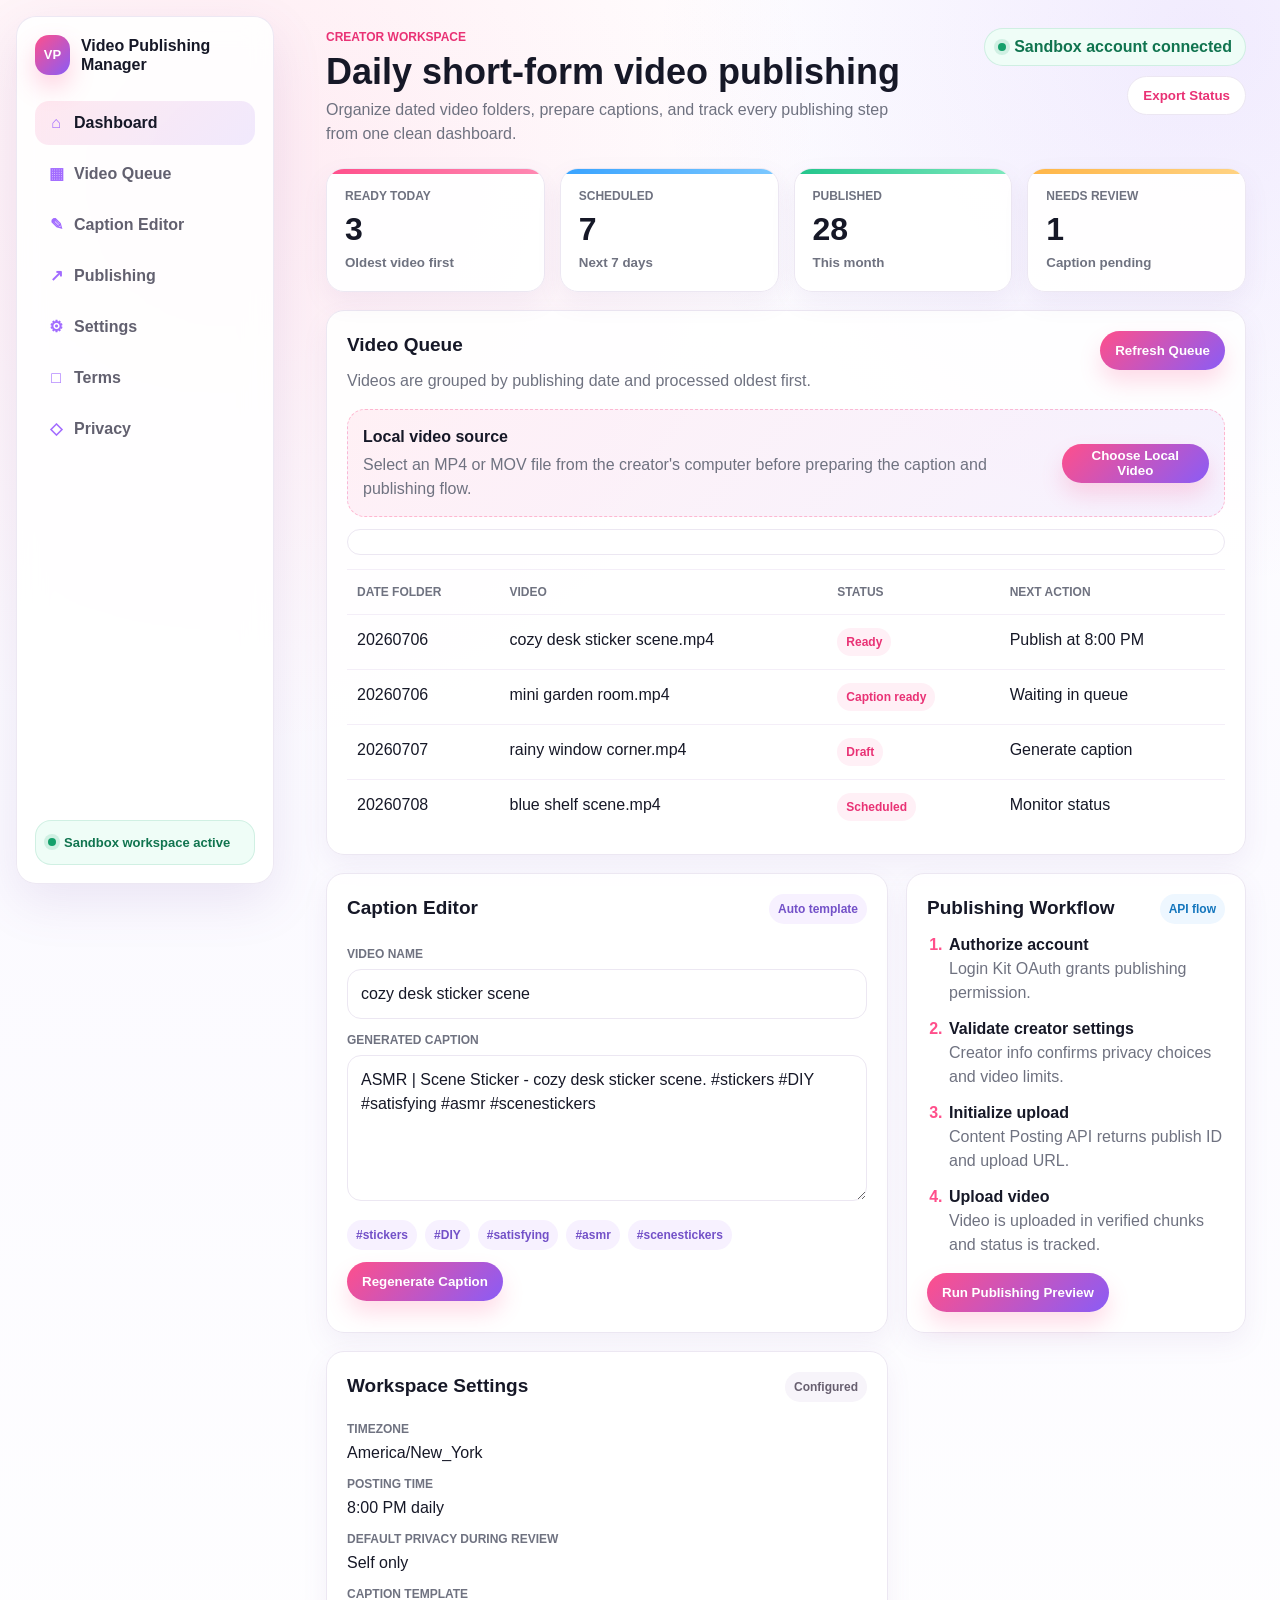
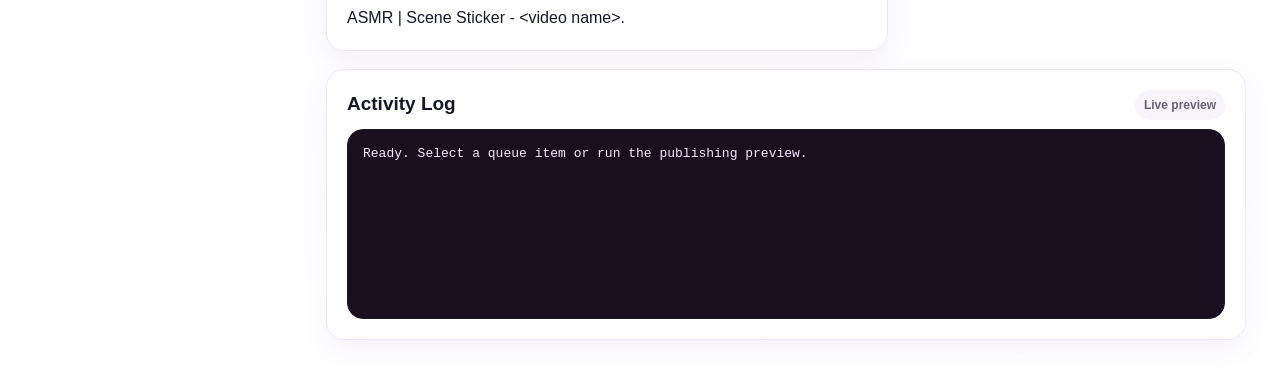
<file: index.html>
<!doctype html>
<html lang="en">
<head>
  <meta charset="utf-8">
  <meta name="viewport" content="width=device-width, initial-scale=1">
  <title>Video Publishing Manager</title>
  <meta name="description" content="Video Publishing Manager helps creators organize short-form videos, prepare captions, and manage publishing status.">
  <link rel="stylesheet" href="styles.css">
</head>
<body>
  <aside class="sidebar">
    <a class="brand" href="index.html">
      <span class="brand-mark">VP</span>
      <span>Video Publishing Manager</span>
    </a>
    <nav aria-label="App navigation">
      <a href="#dashboard" class="active"><span>⌂</span> Dashboard</a>
      <a href="#queue"><span>▦</span> Video Queue</a>
      <a href="#caption"><span>✎</span> Caption Editor</a>
      <a href="#publishing"><span>↗</span> Publishing</a>
      <a href="#settings"><span>⚙</span> Settings</a>
      <a href="terms-of-service.html"><span>□</span> Terms</a>
      <a href="privacy-policy.html"><span>◇</span> Privacy</a>
    </nav>
    <div class="sidebar-note">
      <span class="status-dot"></span>
      Sandbox workspace active
    </div>
  </aside>

  <main class="app-shell" id="dashboard">
    <header class="app-header">
      <div>
        <p class="eyebrow">Creator workspace</p>
        <h1>Daily short-form video publishing</h1>
        <p class="header-copy">Organize dated video folders, prepare captions, and track every publishing step from one clean dashboard.</p>
      </div>
      <div class="header-actions">
        <div class="account-pill">
          <span class="status-dot"></span>
          Sandbox account connected
        </div>
        <button type="button" class="secondary-button">Export Status</button>
      </div>
    </header>

    <section class="metrics" aria-label="Publishing summary">
      <article class="metric-pink">
        <span>Ready Today</span>
        <strong>3</strong>
        <small>Oldest video first</small>
      </article>
      <article class="metric-blue">
        <span>Scheduled</span>
        <strong>7</strong>
        <small>Next 7 days</small>
      </article>
      <article class="metric-mint">
        <span>Published</span>
        <strong>28</strong>
        <small>This month</small>
      </article>
      <article class="metric-amber">
        <span>Needs Review</span>
        <strong>1</strong>
        <small>Caption pending</small>
      </article>
    </section>

    <section class="workgrid">
      <article class="panel queue-panel" id="queue">
        <div class="panel-head">
          <div>
            <h2>Video Queue</h2>
            <p>Videos are grouped by publishing date and processed oldest first.</p>
          </div>
          <button type="button" id="refreshQueue">Refresh Queue</button>
        </div>

        <div class="local-picker">
          <div>
            <h3>Local video source</h3>
            <p>Select an MP4 or MOV file from the creator's computer before preparing the caption and publishing flow.</p>
          </div>
          <input id="localVideoInput" type="file" accept="video/mp4,video/quicktime,.mp4,.mov" hidden>
          <button type="button" id="chooseVideo">Choose Local Video</button>
        </div>
        <div id="selectedVideoCard" class="selected-video" hidden></div>

        <table>
          <thead>
            <tr>
              <th>Date folder</th>
              <th>Video</th>
              <th>Status</th>
              <th>Next action</th>
            </tr>
          </thead>
          <tbody id="queueRows"></tbody>
        </table>
      </article>

      <article class="panel" id="caption">
        <div class="panel-title-row">
          <h2>Caption Editor</h2>
          <span class="mini-badge">Auto template</span>
        </div>
        <label for="videoName">Video name</label>
        <input id="videoName" value="cozy desk sticker scene">

        <label for="captionText">Generated caption</label>
        <textarea id="captionText" rows="5"></textarea>

        <div class="tag-row" aria-label="Hashtags">
          <span>#stickers</span>
          <span>#DIY</span>
          <span>#satisfying</span>
          <span>#asmr</span>
          <span>#scenestickers</span>
        </div>
        <button type="button" id="generateCaption">Regenerate Caption</button>
      </article>

      <article class="panel" id="publishing">
        <div class="panel-title-row">
          <h2>Publishing Workflow</h2>
          <span class="mini-badge blue">API flow</span>
        </div>
        <ol class="workflow">
          <li><strong>Authorize account</strong><span>Login Kit OAuth grants publishing permission.</span></li>
          <li><strong>Validate creator settings</strong><span>Creator info confirms privacy choices and video limits.</span></li>
          <li><strong>Initialize upload</strong><span>Content Posting API returns publish ID and upload URL.</span></li>
          <li><strong>Upload video</strong><span>Video is uploaded in verified chunks and status is tracked.</span></li>
        </ol>
        <button type="button" id="runDemo">Run Publishing Preview</button>
      </article>

      <article class="panel" id="settings">
        <div class="panel-title-row">
          <h2>Workspace Settings</h2>
          <span class="mini-badge neutral">Configured</span>
        </div>
        <dl class="settings-list">
          <dt>Timezone</dt>
          <dd>America/New_York</dd>
          <dt>Posting time</dt>
          <dd>8:00 PM daily</dd>
          <dt>Default privacy during review</dt>
          <dd>Self only</dd>
          <dt>Caption template</dt>
          <dd>ASMR | Scene Sticker - &lt;video name&gt;.</dd>
        </dl>
      </article>

      <article class="panel activity-panel">
        <div class="panel-title-row">
          <h2>Activity Log</h2>
          <span class="mini-badge neutral">Live preview</span>
        </div>
        <pre id="activityLog" class="code-output">Ready. Select a queue item or run the publishing preview.</pre>
      </article>
    </section>
  </main>

  <script src="app.js"></script>
</body>
</html>
</file>
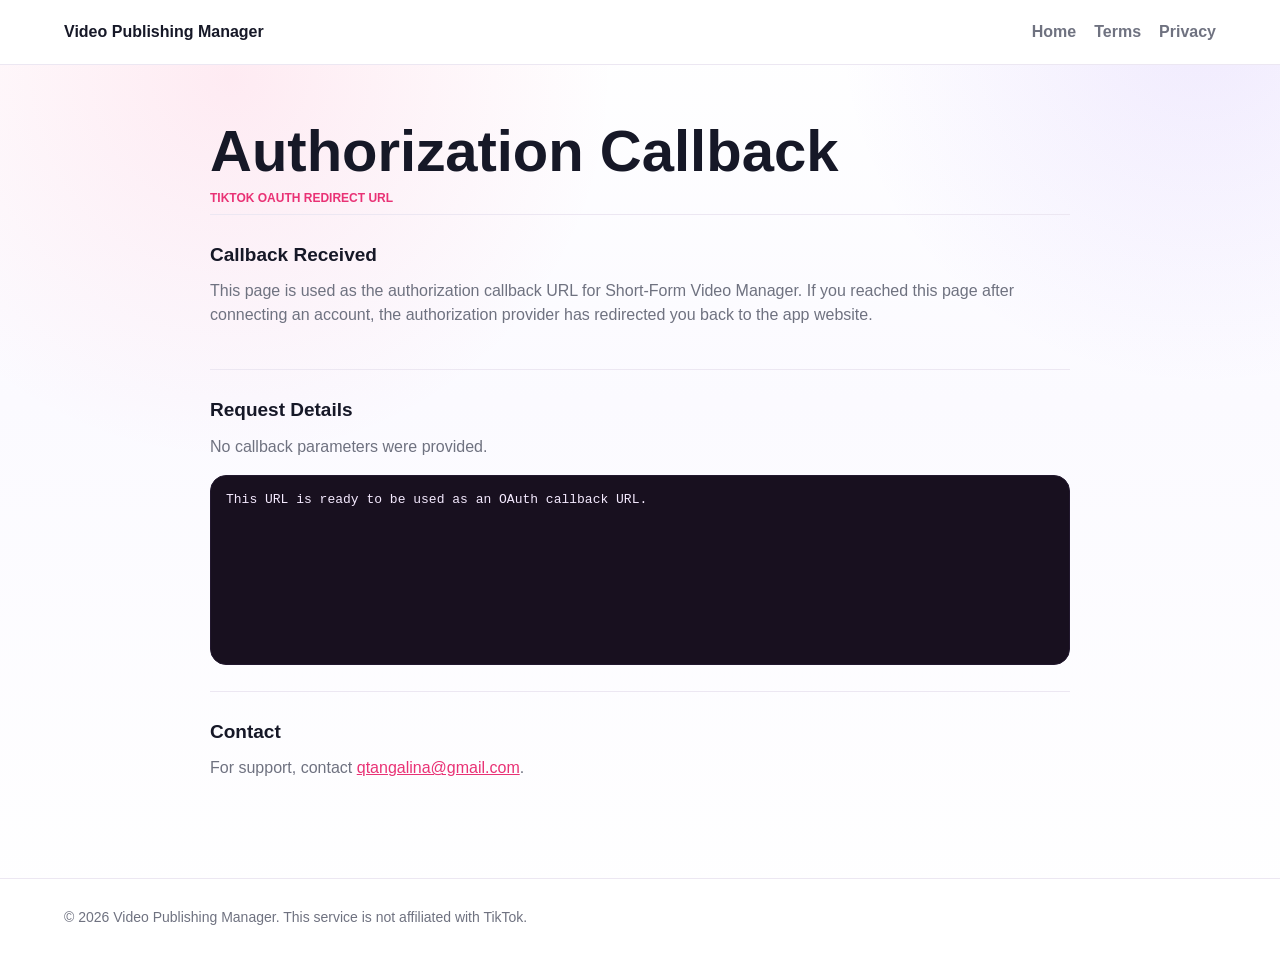
<file: callback.html>
<!doctype html>
<html lang="en">
<head>
  <meta charset="utf-8">
  <meta name="viewport" content="width=device-width, initial-scale=1">
  <title>Authorization Callback | Video Publishing Manager</title>
  <meta name="description" content="Authorization callback page for Video Publishing Manager.">
  <link rel="stylesheet" href="styles.css">
</head>
<body>
  <header class="site-header">
    <a class="brand" href="index.html">Video Publishing Manager</a>
    <nav aria-label="Main navigation">
      <a href="index.html">Home</a>
      <a href="terms-of-service.html">Terms</a>
      <a href="privacy-policy.html">Privacy</a>
    </nav>
  </header>

  <main class="legal-page">
    <h1>Authorization Callback</h1>
    <p class="updated">TikTok OAuth redirect URL</p>

    <section>
      <h2>Callback Received</h2>
      <p>
        This page is used as the authorization callback URL for Short-Form Video
        Manager. If you reached this page after connecting an account, the
        authorization provider has redirected you back to the app website.
      </p>
    </section>

    <section>
      <h2>Request Details</h2>
      <p id="callback-message">Checking callback parameters...</p>
      <pre id="callback-params" class="code-output"></pre>
    </section>

    <section>
      <h2>Contact</h2>
      <p>
        For support, contact
        <a href="mailto:qtangalina@gmail.com">qtangalina@gmail.com</a>.
      </p>
    </section>
  </main>

  <footer>
    <p>&copy; 2026 Video Publishing Manager. This service is not affiliated with TikTok.</p>
  </footer>

  <script>
    const params = new URLSearchParams(window.location.search);
    const output = document.getElementById("callback-params");
    const message = document.getElementById("callback-message");
    const entries = Array.from(params.entries());

    if (entries.length === 0) {
      message.textContent = "No callback parameters were provided.";
      output.textContent = "This URL is ready to be used as an OAuth callback URL.";
    } else {
      message.textContent = "Callback parameters were received.";
      output.textContent = entries
        .map(([key, value]) => `${key}: ${value}`)
        .join("\n");
    }
  </script>
</body>
</html>
</file>
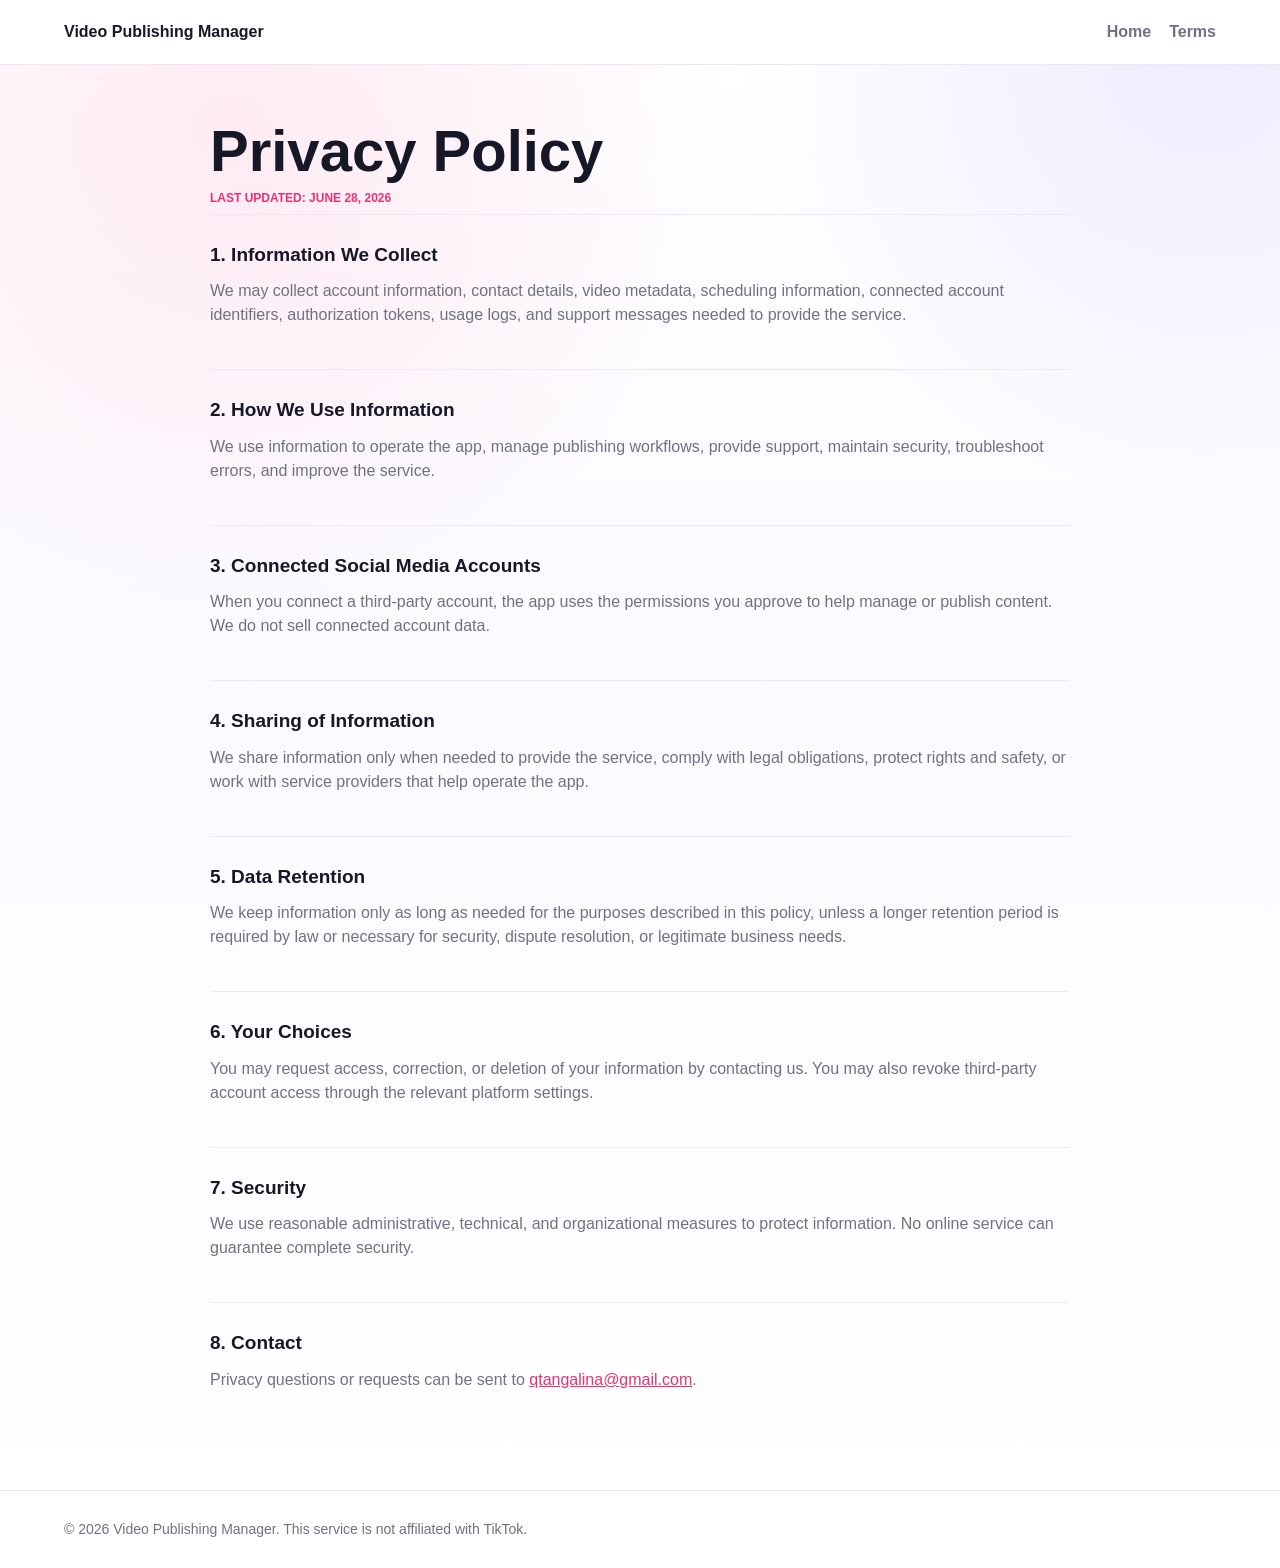
<file: privacy-policy.html>
<!doctype html>
<html lang="en">
<head>
  <meta charset="utf-8">
  <meta name="viewport" content="width=device-width, initial-scale=1">
  <title>Privacy Policy | Video Publishing Manager</title>
  <meta name="description" content="Privacy Policy for Video Publishing Manager.">
  <link rel="stylesheet" href="styles.css">
</head>
<body>
  <header class="site-header">
    <a class="brand" href="index.html">Video Publishing Manager</a>
    <nav aria-label="Main navigation">
      <a href="index.html">Home</a>
      <a href="terms-of-service.html">Terms</a>
    </nav>
  </header>

  <main class="legal-page">
    <h1>Privacy Policy</h1>
    <p class="updated">Last updated: June 28, 2026</p>

    <section>
      <h2>1. Information We Collect</h2>
      <p>
        We may collect account information, contact details, video metadata,
        scheduling information, connected account identifiers, authorization
        tokens, usage logs, and support messages needed to provide the service.
      </p>
    </section>

    <section>
      <h2>2. How We Use Information</h2>
      <p>
        We use information to operate the app, manage publishing workflows,
        provide support, maintain security, troubleshoot errors, and improve the
        service.
      </p>
    </section>

    <section>
      <h2>3. Connected Social Media Accounts</h2>
      <p>
        When you connect a third-party account, the app uses the permissions you
        approve to help manage or publish content. We do not sell connected
        account data.
      </p>
    </section>

    <section>
      <h2>4. Sharing of Information</h2>
      <p>
        We share information only when needed to provide the service, comply with
        legal obligations, protect rights and safety, or work with service
        providers that help operate the app.
      </p>
    </section>

    <section>
      <h2>5. Data Retention</h2>
      <p>
        We keep information only as long as needed for the purposes described in
        this policy, unless a longer retention period is required by law or
        necessary for security, dispute resolution, or legitimate business needs.
      </p>
    </section>

    <section>
      <h2>6. Your Choices</h2>
      <p>
        You may request access, correction, or deletion of your information by
        contacting us. You may also revoke third-party account access through the
        relevant platform settings.
      </p>
    </section>

    <section>
      <h2>7. Security</h2>
      <p>
        We use reasonable administrative, technical, and organizational measures
        to protect information. No online service can guarantee complete security.
      </p>
    </section>

    <section>
      <h2>8. Contact</h2>
      <p>
        Privacy questions or requests can be sent to
        <a href="mailto:qtangalina@gmail.com">qtangalina@gmail.com</a>.
      </p>
    </section>
  </main>

  <footer>
    <p>&copy; 2026 Video Publishing Manager. This service is not affiliated with TikTok.</p>
  </footer>
</body>
</html>
</file>
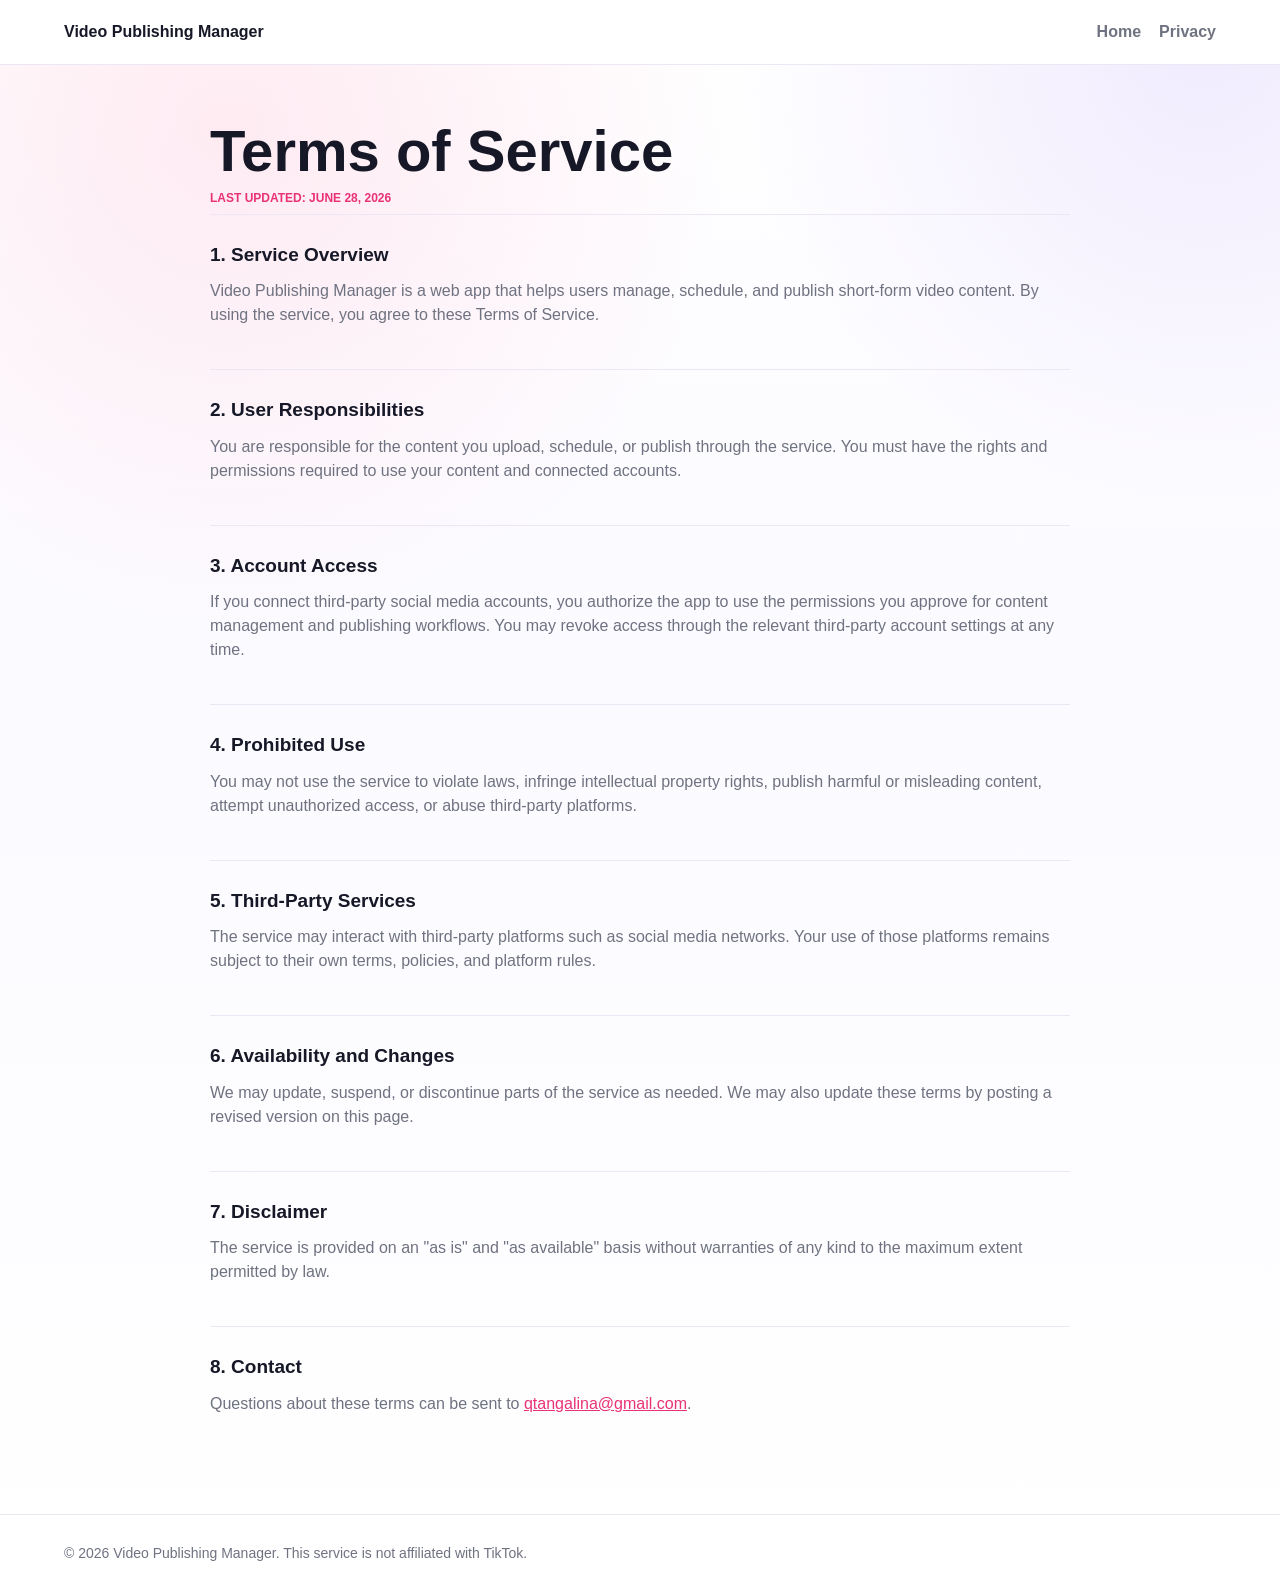
<file: terms-of-service.html>
<!doctype html>
<html lang="en">
<head>
  <meta charset="utf-8">
  <meta name="viewport" content="width=device-width, initial-scale=1">
  <title>Terms of Service | Video Publishing Manager</title>
  <meta name="description" content="Terms of Service for Video Publishing Manager.">
  <link rel="stylesheet" href="styles.css">
</head>
<body>
  <header class="site-header">
    <a class="brand" href="index.html">Video Publishing Manager</a>
    <nav aria-label="Main navigation">
      <a href="index.html">Home</a>
      <a href="privacy-policy.html">Privacy</a>
    </nav>
  </header>

  <main class="legal-page">
    <h1>Terms of Service</h1>
    <p class="updated">Last updated: June 28, 2026</p>

    <section>
      <h2>1. Service Overview</h2>
      <p>
        Video Publishing Manager is a web app that helps users manage, schedule,
        and publish short-form video content. By using the service, you agree to
        these Terms of Service.
      </p>
    </section>

    <section>
      <h2>2. User Responsibilities</h2>
      <p>
        You are responsible for the content you upload, schedule, or publish
        through the service. You must have the rights and permissions required to
        use your content and connected accounts.
      </p>
    </section>

    <section>
      <h2>3. Account Access</h2>
      <p>
        If you connect third-party social media accounts, you authorize the app
        to use the permissions you approve for content management and publishing
        workflows. You may revoke access through the relevant third-party account
        settings at any time.
      </p>
    </section>

    <section>
      <h2>4. Prohibited Use</h2>
      <p>
        You may not use the service to violate laws, infringe intellectual
        property rights, publish harmful or misleading content, attempt
        unauthorized access, or abuse third-party platforms.
      </p>
    </section>

    <section>
      <h2>5. Third-Party Services</h2>
      <p>
        The service may interact with third-party platforms such as social media
        networks. Your use of those platforms remains subject to their own terms,
        policies, and platform rules.
      </p>
    </section>

    <section>
      <h2>6. Availability and Changes</h2>
      <p>
        We may update, suspend, or discontinue parts of the service as needed.
        We may also update these terms by posting a revised version on this page.
      </p>
    </section>

    <section>
      <h2>7. Disclaimer</h2>
      <p>
        The service is provided on an "as is" and "as available" basis without
        warranties of any kind to the maximum extent permitted by law.
      </p>
    </section>

    <section>
      <h2>8. Contact</h2>
      <p>
        Questions about these terms can be sent to
        <a href="mailto:qtangalina@gmail.com">qtangalina@gmail.com</a>.
      </p>
    </section>
  </main>

  <footer>
    <p>&copy; 2026 Video Publishing Manager. This service is not affiliated with TikTok.</p>
  </footer>
</body>
</html>
</file>
<file: styles.css>
:root {
  color-scheme: light;
  --bg: #fbfaff;
  --panel: #ffffff;
  --panel-soft: #fff7fb;
  --text: #161827;
  --muted: #6f7280;
  --line: #ece7f2;
  --line-soft: #f4eef8;
  --pink: #ff4f8b;
  --pink-strong: #e93275;
  --purple: #8a5cf6;
  --blue: #38a3ff;
  --mint: #22c58b;
  --amber: #ffb547;
  --ok: #15a06b;
  --shadow: 0 18px 50px rgba(122, 83, 170, .13);
  --shadow-soft: 0 10px 26px rgba(122, 83, 170, .08);
}

* { box-sizing: border-box; }
html { scroll-behavior: smooth; }
body {
  margin: 0;
  min-height: 100vh;
  background:
    radial-gradient(circle at 18% 8%, rgba(255, 79, 139, .11), transparent 28%),
    radial-gradient(circle at 94% 2%, rgba(138, 92, 246, .12), transparent 24%),
    linear-gradient(180deg, #fff 0%, var(--bg) 42%, #fff 100%);
  color: var(--text);
  font-family: Arial, Helvetica, sans-serif;
  line-height: 1.5;
}
a { color: var(--pink-strong); }

.sidebar {
  position: fixed;
  inset: 16px auto 16px 16px;
  display: flex;
  flex-direction: column;
  width: 258px;
  padding: 18px;
  background: rgba(255,255,255,.88);
  border: 1px solid rgba(236,231,242,.92);
  border-radius: 20px;
  color: var(--text);
  box-shadow: var(--shadow);
  backdrop-filter: blur(14px);
}
.brand {
  display: flex;
  align-items: center;
  gap: 11px;
  margin-bottom: 26px;
  color: var(--text);
  font-size: 16px;
  font-weight: 900;
  line-height: 1.2;
  text-decoration: none;
}
.brand-mark {
  display: inline-flex;
  align-items: center;
  justify-content: center;
  width: 40px;
  height: 40px;
  border-radius: 14px;
  background: linear-gradient(135deg, var(--pink), var(--purple));
  color: #fff;
  font-size: 13px;
  font-weight: 900;
  box-shadow: 0 12px 24px rgba(255,79,139,.25);
}
.sidebar nav { display: grid; gap: 7px; }
.sidebar nav a {
  display: flex;
  align-items: center;
  gap: 9px;
  padding: 10px 12px;
  border-radius: 14px;
  color: #62606f;
  font-weight: 800;
  text-decoration: none;
}
.sidebar nav a span { width: 18px; color: #a26bff; text-align: center; }
.sidebar nav a.active,
.sidebar nav a:hover {
  background: linear-gradient(135deg, rgba(255,79,139,.12), rgba(138,92,246,.12));
  color: var(--text);
}
.sidebar-note {
  display: flex;
  align-items: center;
  gap: 8px;
  margin-top: auto;
  padding: 12px;
  border: 1px solid rgba(21,160,107,.14);
  border-radius: 16px;
  background: #effdf7;
  color: #10744f;
  font-size: 13px;
  font-weight: 800;
}
.status-dot { width: 8px; height: 8px; border-radius: 50%; background: var(--ok); box-shadow: 0 0 0 4px rgba(21,160,107,.14); }

.app-shell {
  margin-left: 292px;
  padding: 28px 34px 42px;
}
.app-header {
  display: flex;
  align-items: flex-start;
  justify-content: space-between;
  gap: 24px;
  margin-bottom: 22px;
}
.eyebrow,
.updated {
  margin: 0 0 7px;
  color: var(--pink-strong);
  font-size: 12px;
  font-weight: 900;
  letter-spacing: 0;
  text-transform: uppercase;
}
h1, h2, h3, p { margin-top: 0; }
h1 { margin-bottom: 7px; font-size: 36px; line-height: 1.05; letter-spacing: 0; }
h2 { margin-bottom: 10px; font-size: 19px; }
h3 { margin-bottom: 6px; font-size: 16px; }
p { color: var(--muted); }
.header-copy { max-width: 720px; margin-bottom: 0; font-size: 16px; }
.header-actions {
  display: flex;
  align-items: center;
  gap: 10px;
  flex-wrap: wrap;
  justify-content: flex-end;
}
.account-pill {
  display: inline-flex;
  align-items: center;
  gap: 8px;
  min-height: 38px;
  padding: 0 13px;
  border: 1px solid rgba(21,160,107,.15);
  border-radius: 999px;
  background: #effdf7;
  color: #10744f;
  font-weight: 900;
  white-space: nowrap;
}

.metrics {
  display: grid;
  grid-template-columns: repeat(4, minmax(0, 1fr));
  gap: 15px;
  margin-bottom: 18px;
}
.metrics article,
.panel {
  background: rgba(255,255,255,.92);
  border: 1px solid var(--line);
  border-radius: 18px;
  box-shadow: var(--shadow-soft);
}
.metrics article {
  position: relative;
  overflow: hidden;
  padding: 18px;
}
.metrics article::before {
  content: "";
  position: absolute;
  inset: 0 0 auto 0;
  height: 5px;
  background: var(--card-color, var(--pink));
}
.metric-pink { --card-color: linear-gradient(90deg, var(--pink), #ff8ab3); }
.metric-blue { --card-color: linear-gradient(90deg, var(--blue), #7cc8ff); }
.metric-mint { --card-color: linear-gradient(90deg, var(--mint), #7ee8be); }
.metric-amber { --card-color: linear-gradient(90deg, var(--amber), #ffd384); }
.metrics span {
  display: block;
  color: var(--muted);
  font-size: 12px;
  font-weight: 900;
  text-transform: uppercase;
}
.metrics strong { display: block; margin-top: 8px; font-size: 32px; line-height: 1; }
.metrics small { display: block; margin-top: 8px; color: var(--muted); font-weight: 700; }

.workgrid {
  display: grid;
  grid-template-columns: minmax(0, 1.25fr) minmax(340px, .75fr);
  gap: 18px;
}
.panel { padding: 20px; }
.queue-panel { grid-column: 1 / -1; }
.activity-panel { grid-column: 1 / -1; }
.panel-head,
.panel-title-row {
  display: flex;
  align-items: flex-start;
  justify-content: space-between;
  gap: 16px;
}
.panel-head p { margin-bottom: 0; }
.local-picker {
  display: flex;
  align-items: center;
  justify-content: space-between;
  gap: 18px;
  margin-top: 16px;
  padding: 15px;
  border: 1px dashed rgba(255,79,139,.35);
  border-radius: 18px;
  background: linear-gradient(135deg, rgba(255,79,139,.08), rgba(138,92,246,.08));
}
.local-picker h3 { margin-bottom: 4px; }
.local-picker p { margin-bottom: 0; }
.selected-video {
  display: flex;
  align-items: center;
  justify-content: space-between;
  gap: 12px;
  margin-top: 12px;
  padding: 12px 14px;
  border: 1px solid var(--line);
  border-radius: 16px;
  background: #fff;
}
.selected-video strong { overflow-wrap: anywhere; }
.selected-video span {
  flex: 0 0 auto;
  color: var(--muted);
  font-size: 13px;
  font-weight: 800;
}

button {
  min-height: 39px;
  padding: 0 15px;
  border: 0;
  border-radius: 999px;
  background: linear-gradient(135deg, var(--pink), var(--purple));
  color: #fff;
  font-weight: 900;
  cursor: pointer;
  box-shadow: 0 12px 22px rgba(255,79,139,.2);
}
button:hover { filter: brightness(.97); transform: translateY(-1px); }
.secondary-button {
  background: #fff;
  color: var(--pink-strong);
  border: 1px solid var(--line);
  box-shadow: none;
}
.secondary-button:hover { background: #fff6fa; }

table { width: 100%; border-collapse: collapse; margin-top: 14px; }
th, td {
  padding: 13px 10px;
  border-top: 1px solid var(--line-soft);
  text-align: left;
  vertical-align: top;
}
th {
  color: var(--muted);
  font-size: 12px;
  font-weight: 900;
  text-transform: uppercase;
}
tbody tr { cursor: pointer; transition: background .16s ease; }
tbody tr:hover { background: #fff8fb; }
.state {
  display: inline-flex;
  padding: 5px 9px;
  border-radius: 999px;
  background: #fff0f6;
  color: var(--pink-strong);
  font-size: 12px;
  font-weight: 900;
}

label {
  display: block;
  margin: 12px 0 6px;
  color: var(--muted);
  font-size: 12px;
  font-weight: 900;
  text-transform: uppercase;
}
input,
textarea {
  width: 100%;
  padding: 12px 13px;
  border: 1px solid var(--line);
  border-radius: 14px;
  background: #fff;
  color: var(--text);
  font: inherit;
  outline: none;
}
input:focus,
textarea:focus { border-color: rgba(255,79,139,.65); box-shadow: 0 0 0 4px rgba(255,79,139,.10); }
textarea { resize: vertical; }
.tag-row {
  display: flex;
  flex-wrap: wrap;
  gap: 8px;
  margin: 12px 0;
}
.tag-row span,
.mini-badge {
  padding: 6px 9px;
  border-radius: 999px;
  background: #f7f1ff;
  color: #7351c8;
  font-size: 12px;
  font-weight: 900;
}
.mini-badge { white-space: nowrap; }
.mini-badge.blue { background: #eef7ff; color: #1476bd; }
.mini-badge.neutral { background: #f7f4fa; color: #686070; }
.workflow {
  display: grid;
  gap: 12px;
  margin: 0 0 16px;
  padding-left: 20px;
}
.workflow li { padding-left: 2px; }
.workflow li::marker { color: var(--pink); font-weight: 900; }
.workflow li span { display: block; color: var(--muted); }
.settings-list { margin: 0; }
.settings-list dt {
  margin-top: 10px;
  color: var(--muted);
  font-size: 12px;
  font-weight: 900;
  text-transform: uppercase;
}
.settings-list dd { margin: 3px 0 0; }
.code-output {
  min-height: 190px;
  margin: 0;
  padding: 15px;
  overflow: auto;
  border: 1px solid #22182e;
  border-radius: 16px;
  background: #18101f;
  color: #f5eaff;
  font-size: 13px;
  line-height: 1.45;
  white-space: pre-wrap;
}

.site-header {
  display: flex;
  align-items: center;
  justify-content: space-between;
  gap: 24px;
  padding: 20px clamp(20px, 5vw, 64px);
  background: var(--panel);
  border-bottom: 1px solid var(--line);
}
.site-header .brand { color: var(--text); margin: 0; }
.site-header nav { display: flex; gap: 18px; }
.site-header nav a { color: var(--muted); font-weight: 700; text-decoration: none; }
main:not(.app-shell) { width: min(1120px, calc(100% - 40px)); margin: 0 auto; }
.legal-page { max-width: 860px; padding: 56px 0; }
.legal-page h1 { font-size: clamp(38px, 6vw, 58px); }
.legal-page section { padding: 26px 0; border-top: 1px solid var(--line); }
footer {
  padding: 28px clamp(20px, 5vw, 64px);
  background: var(--panel);
  border-top: 1px solid var(--line);
}
footer p { margin: 0; font-size: 14px; }

@media (max-width: 1100px) {
  .metrics { grid-template-columns: repeat(2, minmax(0, 1fr)); }
  .workgrid { grid-template-columns: 1fr; }
  .queue-panel, .activity-panel { grid-column: auto; }
}
@media (max-width: 820px) {
  .sidebar { position: static; width: auto; margin: 12px; }
  .sidebar nav { grid-template-columns: repeat(2, minmax(0, 1fr)); }
  .sidebar-note { margin-top: 18px; }
  .app-shell { margin-left: 0; padding: 20px; }
  .app-header { flex-direction: column; }
  .header-actions { justify-content: flex-start; }
  .metrics { grid-template-columns: 1fr; }
  table { display: block; overflow-x: auto; white-space: nowrap; }
}
</file>
